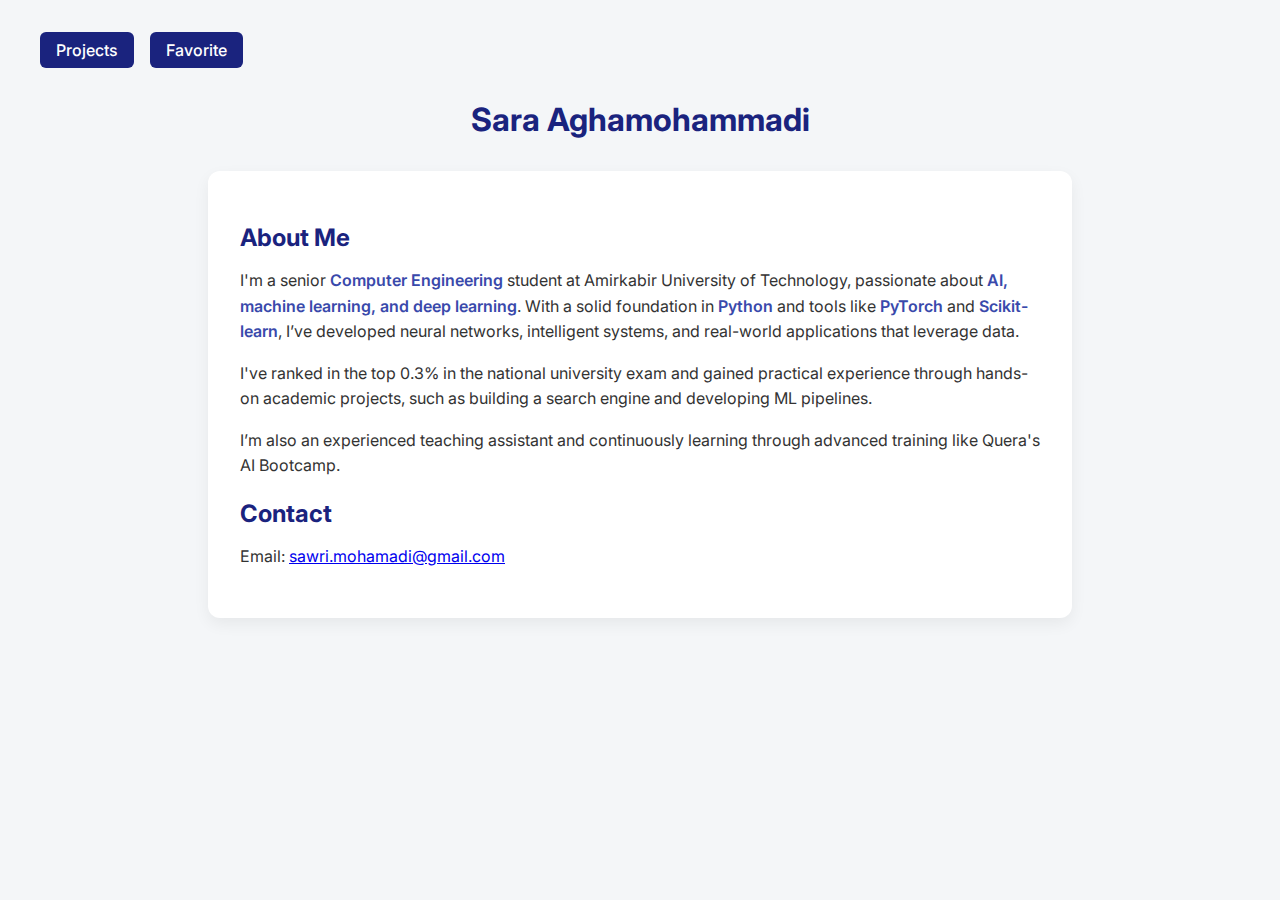
<file: index.html>
<!DOCTYPE html>
<html lang="en">
<head>
  <meta charset="UTF-8" />
  <meta name="viewport" content="width=device-width, initial-scale=1.0"/>
  <title>Home | Sara Aghamohammadi</title>
  <link href="https://fonts.googleapis.com/css2?family=Inter:wght@400;600&display=swap" rel="stylesheet">
  <style>
    body {
      font-family: 'Inter', sans-serif;
      background: #f4f6f8;
      margin: 0;
      padding: 2rem;
      color: #333;
    }
    header {
      display: flex;
      justify-content: space-between;
      align-items: center;
      max-width: 1200px;
      margin: 0 auto 2rem auto;
    }
    .nav-buttons {
      display: flex;
      gap: 1rem;
    }
    .nav-buttons a {
      background-color: #1a237e;
      color: #fff;
      text-decoration: none;
      padding: 0.5rem 1rem;
      border-radius: 6px;
      font-weight: 500;
      transition: background 0.3s;
    }
    .nav-buttons a:hover {
      background-color: #3949ab;
    }
    h1 {
      text-align: center;
      color: #1a237e;
    }
    .summary {
      max-width: 800px;
      margin: 2rem auto;
      background: white;
      border-radius: 12px;
      padding: 2rem;
      box-shadow: 0 6px 16px rgba(0,0,0,0.06);
    }
    .summary h2 {
      color: #1a237e;
      margin-bottom: 1rem;
    }
    .summary p {
      line-height: 1.6;
    }
    .highlight {
      font-weight: 600;
      color: #3949ab;
    }
  </style>
</head>
<body>
  <header>
    <div class="nav-buttons">
      <a href="projects.html">Projects</a>
      <a href="favorites.html">Favorite</a>
    </div>
  </header>

  <h1>Sara Aghamohammadi</h1>

  <div class="summary">
    <h2>About Me</h2>
    <p>
      I'm a senior <span class="highlight">Computer Engineering</span> student at Amirkabir University of Technology, passionate about <span class="highlight">AI, machine learning, and deep learning</span>.
      With a solid foundation in <span class="highlight">Python</span> and tools like <span class="highlight">PyTorch</span> and <span class="highlight">Scikit-learn</span>, I’ve developed neural networks, intelligent systems, and real-world applications that leverage data.
    </p>
    <p>
      I've ranked in the top 0.3% in the national university exam and gained practical experience through hands-on academic projects, such as building a search engine and developing ML pipelines.
    </p>
    <p>
      I’m also an experienced teaching assistant and continuously learning through advanced training like Quera's AI Bootcamp.
    </p>
    <h2>Contact</h2>
    <p>Email: <a href="mailto:sawri.mohamadi@gmail.com">sawri.mohamadi@gmail.com</a></p>
  </div>
</body>
</html>
</file>
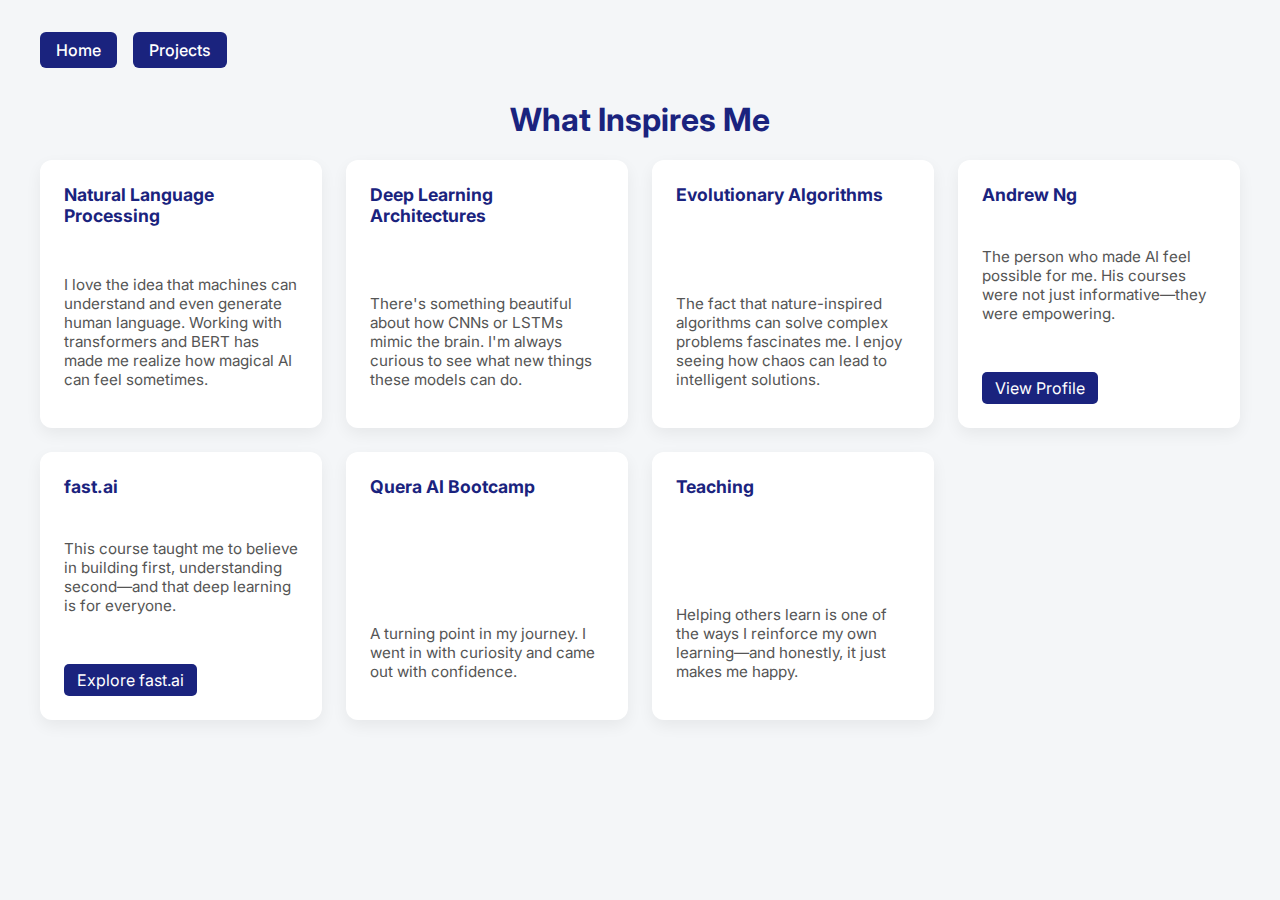
<file: favorites.html>
<!DOCTYPE html>
<html lang="en">
<head>
  <meta charset="UTF-8" />
  <meta name="viewport" content="width=device-width, initial-scale=1.0"/>
  <title>Favorites | Sara Aghamohammadi</title>
  <link href="https://fonts.googleapis.com/css2?family=Inter:wght@400;600&display=swap" rel="stylesheet">
  <style>
    body {
      font-family: 'Inter', sans-serif;
      background: #f4f6f8;
      margin: 0;
      padding: 2rem;
      color: #333;
    }
    header {
      display: flex;
      justify-content: space-between;
      align-items: center;
      max-width: 1200px;
      margin: 0 auto 2rem auto;
    }
    .nav-buttons {
      display: flex;
      gap: 1rem;
    }
    .nav-buttons a {
      background-color: #1a237e;
      color: #fff;
      text-decoration: none;
      padding: 0.5rem 1rem;
      border-radius: 6px;
      font-weight: 500;
      transition: background 0.3s;
    }
    .nav-buttons a:hover {
      background-color: #3949ab;
    }
    h1 {
      text-align: center;
      color: #1a237e;
    }
    .grid {
      display: grid;
      grid-template-columns: repeat(auto-fit, minmax(280px, 1fr));
      gap: 1.5rem;
      max-width: 1200px;
      margin: 0 auto;
    }
    .card {
      background: white;
      border-radius: 12px;
      padding: 1.5rem;
      box-shadow: 0 6px 16px rgba(0, 0, 0, 0.06);
      display: flex;
      flex-direction: column;
      justify-content: space-between;
      min-height: 220px;
      transition: transform 0.3s ease, box-shadow 0.3s ease;
    }
    .card:hover {
      transform: translateY(-5px);
      box-shadow: 0 12px 20px rgba(0, 0, 0, 0.1);
    }
    .card h2 {
      font-size: 1.1rem;
      margin: 0 0 0.5rem 0;
      color: #1a237e;
    }
    .card p {
      font-size: 0.95rem;
      color: #555;
    }
    .card a {
      text-decoration: none;
      background: #1a237e;
      color: white;
      padding: 0.4rem 0.8rem;
      border-radius: 5px;
      margin-top: 1rem;
      width: fit-content;
      transition: background 0.3s;
    }
    .card a:hover {
      background: #3949ab;
    }
  </style>
</head>
<body>
  <header>
    <div class="nav-buttons">
      <a href="index.html">Home</a>
      <a href="projects.html">Projects</a>
    </div>
  </header>

  <h1>What Inspires Me</h1>
  <div class="grid">
    <div class="card">
      <h2>Natural Language Processing</h2>
      <p>I love the idea that machines can understand and even generate human language. Working with transformers and BERT has made me realize how magical AI can feel sometimes.</p>
    </div>
    <div class="card">
      <h2>Deep Learning Architectures</h2>
      <p>There's something beautiful about how CNNs or LSTMs mimic the brain. I'm always curious to see what new things these models can do.</p>
    </div>
    <div class="card">
      <h2>Evolutionary Algorithms</h2>
      <p>The fact that nature-inspired algorithms can solve complex problems fascinates me. I enjoy seeing how chaos can lead to intelligent solutions.</p>
    </div>
    <div class="card">
      <h2>Andrew Ng</h2>
      <p>The person who made AI feel possible for me. His courses were not just informative—they were empowering.</p>
      <a href="https://www.coursera.org/instructor/~464" target="_blank">View Profile</a>
    </div>
    <div class="card">
      <h2>fast.ai</h2>
      <p>This course taught me to believe in building first, understanding second—and that deep learning is for everyone.</p>
      <a href="https://course.fast.ai" target="_blank">Explore fast.ai</a>
    </div>
    <div class="card">
      <h2>Quera AI Bootcamp</h2>
      <p>A turning point in my journey. I went in with curiosity and came out with confidence.</p>
    </div>
    <div class="card">
      <h2>Teaching</h2>
      <p>Helping others learn is one of the ways I reinforce my own learning—and honestly, it just makes me happy.</p>
    </div>
  </div>
</body>
</html>
</file>
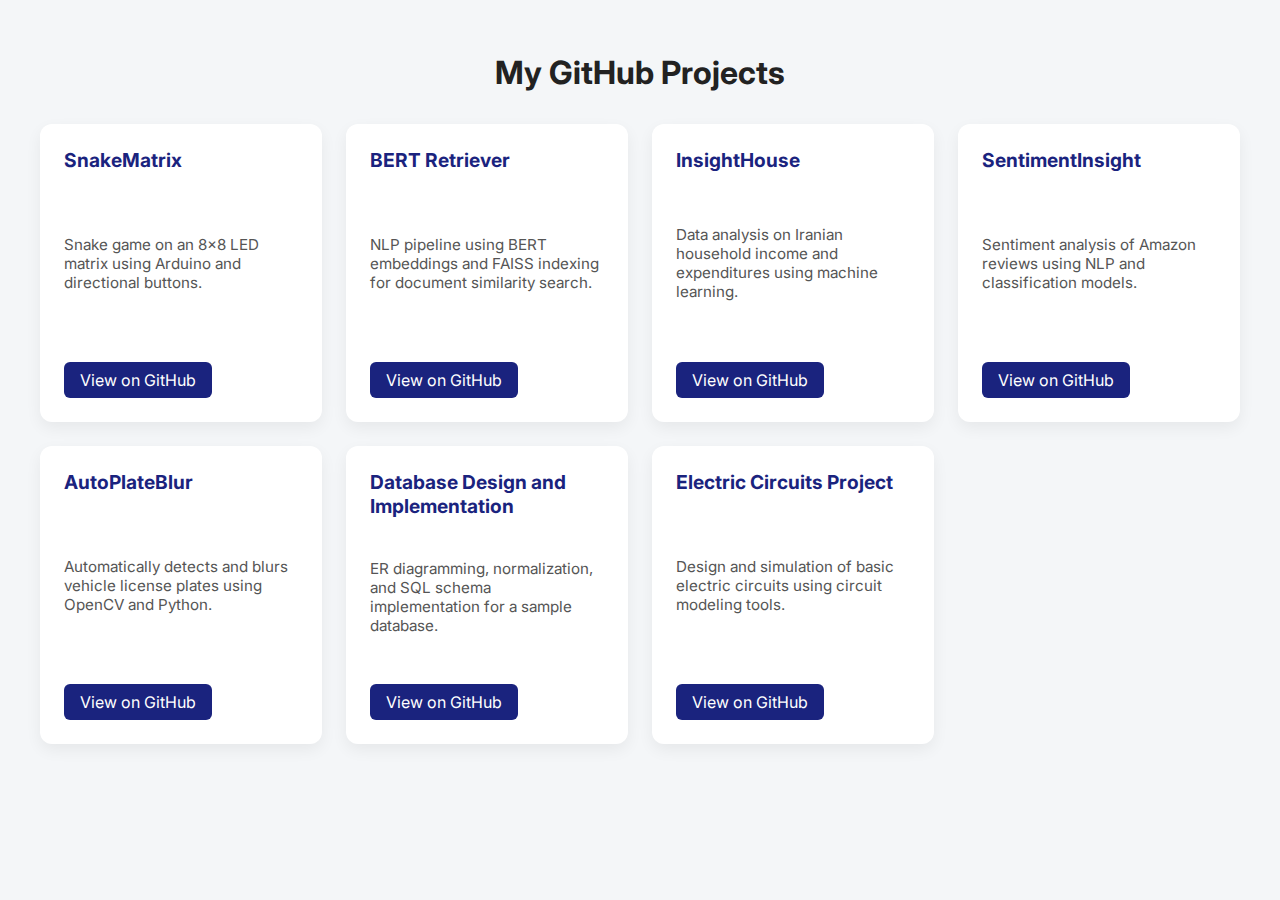
<file: projects.html>
<!DOCTYPE html>
<html lang="en">
<head>
  <meta charset="UTF-8" />
  <meta name="viewport" content="width=device-width, initial-scale=1.0"/>
  <title>Projects | isawri</title>
  <link href="https://fonts.googleapis.com/css2?family=Inter:wght@400;600&display=swap" rel="stylesheet">
  <style>
    body {
      font-family: 'Inter', sans-serif;
      background: #f4f6f8;
      margin: 0;
      padding: 2rem;
      color: #333;
    }
    h1 {
      text-align: center;
      margin-bottom: 2rem;
      color: #222;
    }
    .grid {
      display: grid;
      grid-template-columns: repeat(auto-fit, minmax(280px, 1fr));
      gap: 1.5rem;
      max-width: 1200px;
      margin: 0 auto;
    }
    .card {
      background: white;
      border-radius: 12px;
      padding: 1.5rem;
      box-shadow: 0 6px 16px rgba(0, 0, 0, 0.06);
      transition: transform 0.3s ease, box-shadow 0.3s ease;
      position: relative;
      min-height: 250px;
      display: flex;
      flex-direction: column;
      justify-content: space-between;
    }
    .card:hover {
      transform: translateY(-5px);
      box-shadow: 0 12px 20px rgba(0, 0, 0, 0.1);
    }
    .card h2 {
      font-size: 1.2rem;
      margin: 0 0 0.5rem 0;
      color: #1a237e;
    }
    .card p {
      font-size: 0.95rem;
      color: #555;
    }
    .card a {
      text-decoration: none;
      background: #1a237e;
      color: white;
      padding: 0.5rem 1rem;
      border-radius: 6px;
      transition: background 0.3s ease;
      align-self: start;
      margin-top: 1rem;
    }
    .card a:hover {
      background: #3949ab;
    }
  </style>
</head>
<body>
  <h1>My GitHub Projects</h1>
  <div class="grid">
    <div class="card">
      <h2>SnakeMatrix</h2>
      <p>Snake game on an 8x8 LED matrix using Arduino and directional buttons.</p>
      <a href="https://github.com/isawri/SnakeMatrix-An-Arduino-Powered-LED-Snake-Game" target="_blank">View on GitHub</a>
    </div>
    <div class="card">
      <h2>BERT Retriever</h2>
      <p>NLP pipeline using BERT embeddings and FAISS indexing for document similarity search.</p>
      <a href="https://github.com/isawri/BERT-Retriever-Intelligent-Document-Embedding-Retrieval-Pipeline" target="_blank">View on GitHub</a>
    </div>
    <div class="card">
      <h2>InsightHouse</h2>
      <p>Data analysis on Iranian household income and expenditures using machine learning.</p>
      <a href="https://github.com/isawri/InsightHouse-Household-Income-Expenditure-Analysis" target="_blank">View on GitHub</a>
    </div>
    <div class="card">
      <h2>SentimentInsight</h2>
      <p>Sentiment analysis of Amazon reviews using NLP and classification models.</p>
      <a href="https://github.com/isawri/SentimentInsight" target="_blank">View on GitHub</a>
    </div>
    <div class="card">
      <h2>AutoPlateBlur</h2>
      <p>Automatically detects and blurs vehicle license plates using OpenCV and Python.</p>
      <a href="https://github.com/isawri/AutoPlateBlur" target="_blank">View on GitHub</a>
    </div>
    <div class="card">
      <h2>Database Design and Implementation</h2>
      <p>ER diagramming, normalization, and SQL schema implementation for a sample database.</p>
      <a href="https://github.com/isawri/Database-Design-and-Implementation" target="_blank">View on GitHub</a>
    </div>
    <div class="card">
      <h2>Electric Circuits Project</h2>
      <p>Design and simulation of basic electric circuits using circuit modeling tools.</p>
      <a href="https://github.com/isawri/Project-of-Electric-Circuits" target="_blank">View on GitHub</a>
    </div>
  </div>
</body>
</html>
</file>
